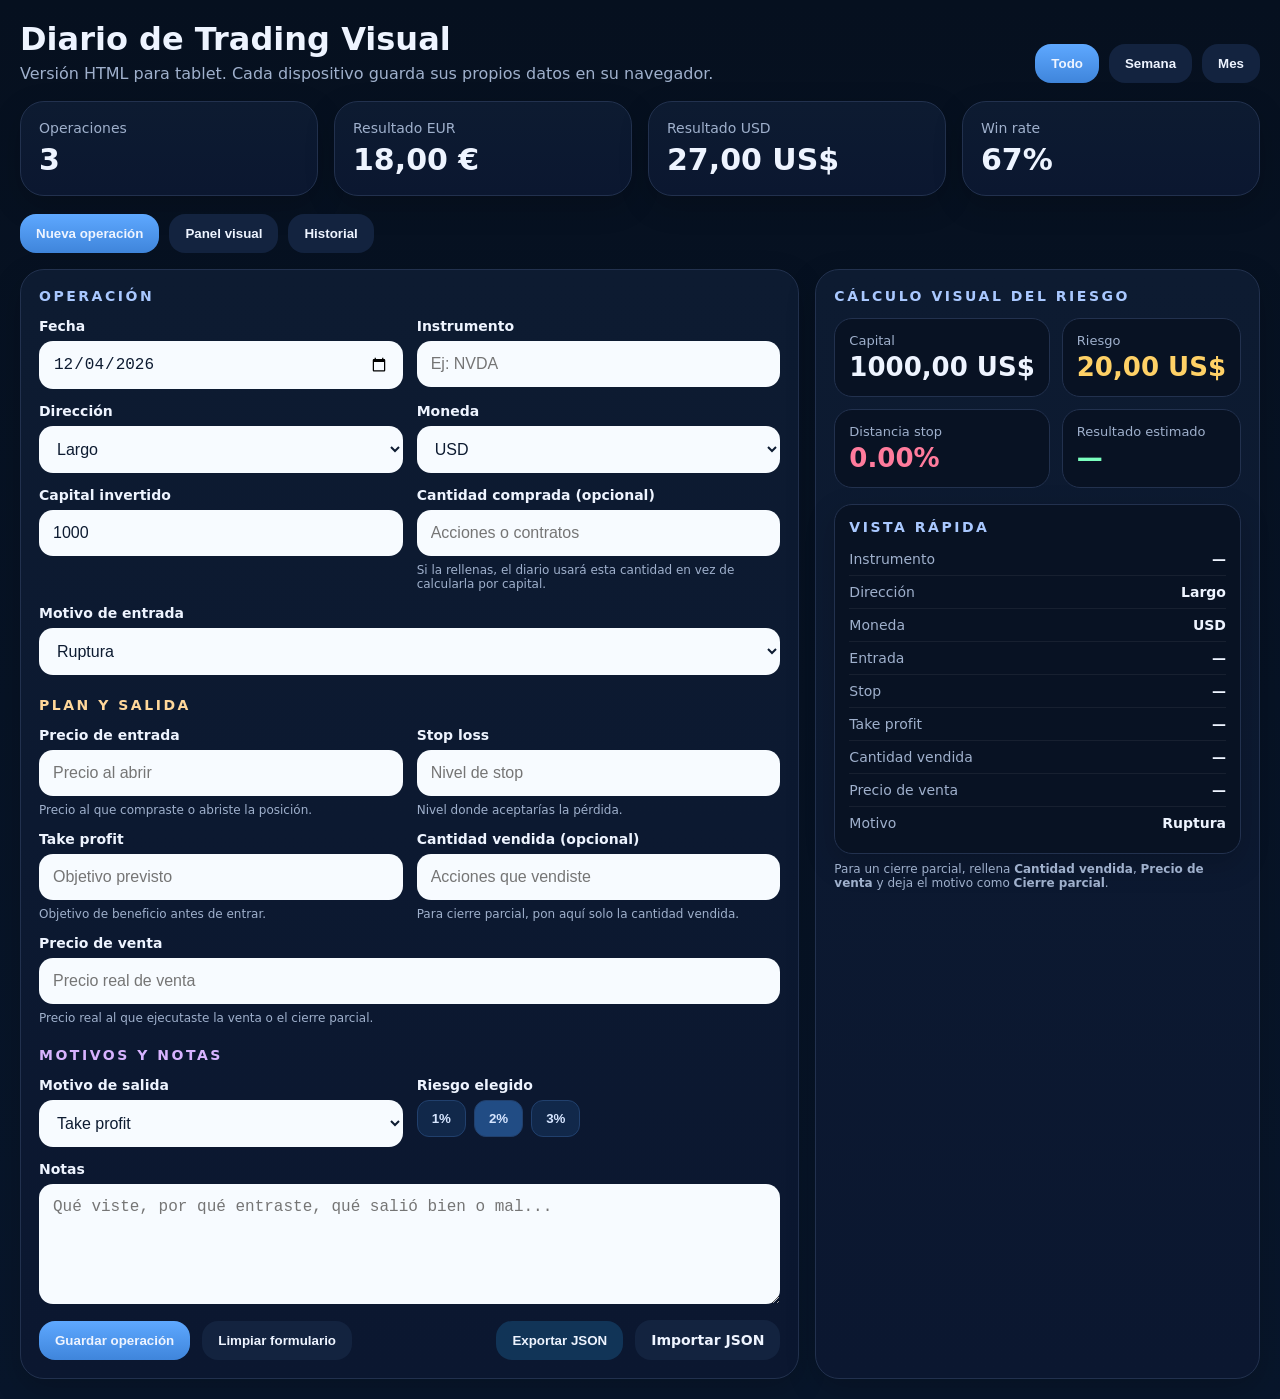
<file: Index.html>
<!DOCTYPE html>
<html lang="es">
<head>
  <meta charset="UTF-8" />
  <meta name="viewport" content="width=device-width, initial-scale=1.0" />
  <title>Diario de Trading Visual</title>
  <style>
    :root{
      --panel:#0d1b31;--panel-2:#0b1730;--line:#22314e;--text:#eef4ff;--muted:#9fb0cc;
      --warn:#ffd166;--good:#7bffbf;--bad:#ff7b9c;--chip:#132643;--input:#f7fbff;
    }
    *{box-sizing:border-box}
    body{margin:0;font-family:system-ui,-apple-system,Segoe UI,Roboto,Ubuntu,Cantarell,Noto Sans,sans-serif;background:linear-gradient(180deg,#06101f 0%, #08162b 100%);color:var(--text)}
    .wrap{max-width:1280px;margin:0 auto;padding:20px}
    h1{margin:0;font-size:32px}.sub{color:var(--muted);margin-top:6px}
    .topbar,.grid-2,.grid-3,.grid-4{display:grid;gap:16px}
    .topbar{grid-template-columns:1fr auto;align-items:end;margin-bottom:18px}
    .grid-4{grid-template-columns:repeat(4,1fr)}.grid-3{grid-template-columns:2fr 1fr 1fr}.grid-2{grid-template-columns:2fr 1fr}
    .card{background:linear-gradient(180deg,var(--panel) 0%, var(--panel-2) 100%);border:1px solid var(--line);border-radius:24px;padding:18px;box-shadow:0 10px 30px rgba(0,0,0,.18)}
    .metric .label{color:var(--muted);font-size:14px}.metric .value{font-size:30px;font-weight:700;margin-top:6px}
    .tabs,.filters{display:flex;gap:10px;flex-wrap:wrap}
    .btn,.tab{border:none;border-radius:16px;padding:12px 16px;background:#13233f;color:var(--text);cursor:pointer;font-weight:700}
    .tab.active,.btn.primary{background:linear-gradient(180deg,#5ea8ff,#3f85db)} .btn.secondary{background:#113457}.btn.ghost{background:#13233f}
    .section-title{font-size:14px;letter-spacing:.18em;text-transform:uppercase;color:#a9c8ff;margin:0 0 14px;font-weight:800}
    .form-grid{display:grid;grid-template-columns:repeat(2,1fr);gap:14px}.field{display:flex;flex-direction:column;gap:7px}.field.full{grid-column:1 / -1}
    label{font-size:14px;font-weight:700}.hint{font-size:12px;color:var(--muted)}
    input,select,textarea{width:100%;border:none;border-radius:14px;padding:14px;background:var(--input);color:#0d1b31;font-size:16px}
    textarea{min-height:120px;resize:vertical}
    .pills{display:flex;gap:8px}.pill{padding:10px 14px;border-radius:12px;background:#11284a;color:#d6e5ff;cursor:pointer;font-weight:800;border:1px solid #21406d}
    .pill.active{background:#214c84}
    .small-metrics{display:grid;grid-template-columns:repeat(2,1fr);gap:12px}
    .mini{background:#081223;border:1px solid var(--line);border-radius:18px;padding:14px}.mini .k{font-size:13px;color:var(--muted)}.mini .v{font-size:26px;font-weight:800;margin-top:4px}
    .quick{font-size:14px}.quick .row{display:flex;justify-content:space-between;padding:8px 0;border-bottom:1px solid rgba(255,255,255,.06)}.quick .row:last-child{border-bottom:none}
    .tabs-panel{margin-top:18px}.hidden{display:none}.history{display:flex;flex-direction:column;gap:12px}
    .trade{border:1px solid var(--line);border-radius:20px;padding:16px;background:#091425}.trade-top{display:flex;justify-content:space-between;gap:10px;align-items:flex-start;flex-wrap:wrap}
    .badges{display:flex;gap:8px;flex-wrap:wrap;margin-top:6px}.badge{padding:6px 10px;border-radius:999px;background:var(--chip);color:#d6e5ff;font-size:12px;font-weight:700;border:1px solid #27466d}
    .trade-notes{margin-top:12px;color:var(--muted);font-size:14px}.good{color:var(--good)!important}.bad{color:var(--bad)!important}
    .chart-box{height:280px}.legend{font-size:12px;color:var(--muted);margin-top:8px}.rowline{display:flex;gap:12px;flex-wrap:wrap;align-items:center}.spacer{flex:1}.muted{color:var(--muted)}
    @media (max-width:980px){.grid-4,.grid-3,.grid-2,.form-grid{grid-template-columns:1fr}.topbar{grid-template-columns:1fr}.wrap{padding:14px}h1{font-size:26px}}
  </style>
</head>
<body>
  <div class="wrap">
    <div class="topbar">
      <div>
        <h1>Diario de Trading Visual</h1>
        <div class="sub">Versión HTML para tablet. Cada dispositivo guarda sus propios datos en su navegador.</div>
      </div>
      <div class="filters">
        <button class="tab active" data-filter="todos">Todo</button>
        <button class="tab" data-filter="semana">Semana</button>
        <button class="tab" data-filter="mes">Mes</button>
      </div>
    </div>

    <div class="grid-4">
      <div class="card metric"><div class="label">Operaciones</div><div id="mOperaciones" class="value">0</div></div>
      <div class="card metric"><div class="label">Resultado EUR</div><div id="mResultadoEUR" class="value">0 €</div></div>
      <div class="card metric"><div class="label">Resultado USD</div><div id="mResultadoUSD" class="value">0 $</div></div>
      <div class="card metric"><div class="label">Win rate</div><div id="mWinRate" class="value">0%</div></div>
    </div>

    <div class="tabs tabs-panel">
      <button class="tab active" data-view="nuevo">Nueva operación</button>
      <button class="tab" data-view="panel">Panel visual</button>
      <button class="tab" data-view="historial">Historial</button>
    </div>

    <div id="view-nuevo" class="view">
      <div class="grid-2" style="margin-top:16px;">
        <div class="card">
          <div class="section-title">Operación</div>
          <div class="form-grid">
            <div class="field"><label>Fecha</label><input id="fecha" type="date"></div>
            <div class="field"><label>Instrumento</label><input id="instrumento" placeholder="Ej: NVDA"></div>
            <div class="field"><label>Dirección</label><select id="direccion"><option>Largo</option><option>Corto</option></select></div>
            <div class="field"><label>Moneda</label><select id="moneda"><option value="EUR">EUR</option><option value="USD" selected>USD</option></select></div>
            <div class="field"><label>Capital invertido</label><input id="capital" type="number" step="0.01" value="1000"></div>
            <div class="field"><label>Cantidad comprada (opcional)</label><input id="cantidadCompra" type="number" step="0.0001" placeholder="Acciones o contratos"><div class="hint">Si la rellenas, el diario usará esta cantidad en vez de calcularla por capital.</div></div>
            <div class="field full"><label>Motivo de entrada</label><select id="motivoEntrada"><option>Ruptura</option><option>Pullback</option><option>Añadir posición</option><option>Promediar</option><option>Rebote en soporte</option><option>Giro de tendencia</option><option>Otra</option></select></div>
          </div>

          <div class="section-title" style="margin-top:22px;color:#ffd79a;">Plan y salida</div>
          <div class="form-grid">
            <div class="field"><label>Precio de entrada</label><input id="entrada" type="number" step="0.0001" placeholder="Precio al abrir"><div class="hint">Precio al que compraste o abriste la posición.</div></div>
            <div class="field"><label>Stop loss</label><input id="stop" type="number" step="0.0001" placeholder="Nivel de stop"><div class="hint">Nivel donde aceptarías la pérdida.</div></div>
            <div class="field"><label>Take profit</label><input id="takeProfit" type="number" step="0.0001" placeholder="Objetivo previsto"><div class="hint">Objetivo de beneficio antes de entrar.</div></div>
            <div class="field"><label>Cantidad vendida (opcional)</label><input id="cantidadSalida" type="number" step="0.0001" placeholder="Acciones que vendiste"><div class="hint">Para cierre parcial, pon aquí solo la cantidad vendida.</div></div>
            <div class="field full"><label>Precio de venta</label><input id="salida" type="number" step="0.0001" placeholder="Precio real de venta"><div class="hint">Precio real al que ejecutaste la venta o el cierre parcial.</div></div>
          </div>

          <div class="section-title" style="margin-top:22px;color:#d8b3ff;">Motivos y notas</div>
          <div class="form-grid">
            <div class="field"><label>Motivo de salida</label><select id="motivoSalida"><option>Take profit</option><option>Stop loss</option><option>Salida manual</option><option>Reducción de riesgo</option><option>Cierre parcial</option><option>Cambio de escenario</option><option>Otra</option></select></div>
            <div class="field"><label>Riesgo elegido</label><div class="pills"><button class="pill" data-risk="1">1%</button><button class="pill active" data-risk="2">2%</button><button class="pill" data-risk="3">3%</button></div></div>
            <div class="field full"><label>Notas</label><textarea id="notas" placeholder="Qué viste, por qué entraste, qué salió bien o mal..."></textarea></div>
          </div>

          <div class="rowline" style="margin-top:16px;">
            <button id="guardar" class="btn primary">Guardar operación</button>
            <button id="limpiar" class="btn ghost">Limpiar formulario</button>
            <div class="spacer"></div>
            <button id="exportar" class="btn secondary">Exportar JSON</button>
            <label class="btn ghost" for="importar" style="display:inline-block;">Importar JSON</label>
            <input id="importar" type="file" accept=".json" style="display:none">
          </div>
        </div>

        <div class="card">
          <div class="section-title">Cálculo visual del riesgo</div>
          <div class="small-metrics">
            <div class="mini"><div class="k">Capital</div><div id="vCapital" class="v">0 $</div></div>
            <div class="mini"><div class="k">Riesgo</div><div id="vRiesgo" class="v" style="color:var(--warn)">0 $</div></div>
            <div class="mini"><div class="k">Distancia stop</div><div id="vStopDist" class="v" style="color:var(--bad)">0%</div></div>
            <div class="mini"><div class="k">Resultado estimado</div><div id="vResultado" class="v" style="color:var(--good)">—</div></div>
          </div>

          <div class="card" style="margin-top:16px;padding:14px;border-radius:18px;background:#081223">
            <div class="section-title" style="margin-bottom:8px">Vista rápida</div>
            <div class="quick">
              <div class="row"><span class="muted">Instrumento</span><strong id="qInstrumento">—</strong></div>
              <div class="row"><span class="muted">Dirección</span><strong id="qDireccion">Largo</strong></div>
              <div class="row"><span class="muted">Moneda</span><strong id="qMoneda">USD</strong></div>
              <div class="row"><span class="muted">Entrada</span><strong id="qEntrada">—</strong></div>
              <div class="row"><span class="muted">Stop</span><strong id="qStop">—</strong></div>
              <div class="row"><span class="muted">Take profit</span><strong id="qTP">—</strong></div>
              <div class="row"><span class="muted">Cantidad vendida</span><strong id="qCantidadSalida">—</strong></div>
              <div class="row"><span class="muted">Precio de venta</span><strong id="qSalida">—</strong></div>
              <div class="row"><span class="muted">Motivo</span><strong id="qMotivo">Ruptura</strong></div>
            </div>
          </div>

          <div class="legend">Para un cierre parcial, rellena <strong>Cantidad vendida</strong>, <strong>Precio de venta</strong> y deja el motivo como <strong>Cierre parcial</strong>.</div>
        </div>
      </div>
    </div>

    <div id="view-panel" class="view hidden">
      <div class="grid-3" style="margin-top:16px;">
        <div class="card"><div class="section-title">Curva de capital</div><div id="equityChart" class="chart-box"></div></div>
        <div class="card">
          <div class="section-title">Balance rápido</div>
          <div class="mini"><div class="k">Ganadoras</div><div id="bGanadoras" class="v good">0</div></div>
          <div class="mini" style="margin-top:12px"><div class="k">Perdedoras</div><div id="bPerdedoras" class="v bad">0</div></div>
          <div class="mini" style="margin-top:12px"><div class="k">EUR</div><div id="bResultadoEUR" class="v">0 €</div></div>
          <div class="mini" style="margin-top:12px"><div class="k">USD</div><div id="bResultadoUSD" class="v">0 $</div></div>
        </div>
        <div class="card"><div class="section-title">Motivos más usados</div><div id="motivosChart"></div></div>
      </div>
    </div>

    <div id="view-historial" class="view hidden">
      <div class="card" style="margin-top:16px;"><div class="section-title">Historial de operaciones</div><div id="history" class="history"></div></div>
    </div>
  </div>

  <script>
    function hoyISO(offsetDays=0){ const d=new Date(); d.setDate(d.getDate()+offsetDays); return d.toISOString().slice(0,10); }
    const KEY="diario_trading_visual_html_v2"; let filtro="todos"; let vista="nuevo"; let riesgoPct=2;
    const demo=[
      {id:1,fecha:hoyISO(-5),instrumento:"NVDA",direccion:"Largo",moneda:"USD",capital:1000,cantidadCompra:1.0846,entrada:922,stop:903.56,takeProfit:960,cantidadSalida:1.0846,salida:958,motivoEntrada:"Ruptura",motivoSalida:"Take profit",notas:"Entrada limpia tras consolidación."},
      {id:2,fecha:hoyISO(-4),instrumento:"RHM",direccion:"Largo",moneda:"EUR",capital:1200,cantidadCompra:8.0808,entrada:148.5,stop:145,takeProfit:156,cantidadSalida:4,salida:153,motivoEntrada:"Pullback",motivoSalida:"Cierre parcial",notas:"Cierre parcial; mantengo el resto."},
      {id:3,fecha:hoyISO(-3),instrumento:"AMD",direccion:"Corto",moneda:"USD",capital:800,cantidadCompra:4.8193,entrada:166,stop:169,takeProfit:160,cantidadSalida:4.8193,salida:168.5,motivoEntrada:"Giro de tendencia",motivoSalida:"Stop loss",notas:"Entrada precipitada."}
    ];
    let trades=load();
    function load(){ const raw=localStorage.getItem(KEY); if(!raw){ localStorage.setItem(KEY, JSON.stringify(demo)); return [...demo]; } try { return JSON.parse(raw); } catch { return [...demo]; } }
    function save(){ localStorage.setItem(KEY, JSON.stringify(trades)); }
    function symbol(moneda){ return moneda==="EUR" ? "€" : "$"; }
    function money(n, moneda){ return new Intl.NumberFormat("es-ES",{style:"currency",currency: moneda==="EUR" ? "EUR" : "USD"}).format(Number(n||0)); }
    function num(v){ return Number(v||0); }
    function cantidadBase(t){ if(num(t.cantidadCompra)>0) return num(t.cantidadCompra); return num(t.entrada)>0 ? num(t.capital)/num(t.entrada) : 0; }
    function cantidadVendida(t){ const base=cantidadBase(t); return num(t.cantidadSalida)>0 ? num(t.cantidadSalida) : base; }
    function resultadoTrade(t){ const qty=cantidadVendida(t); if(!qty || !num(t.entrada) || !num(t.salida)) return 0; const bruto=t.direccion==="Largo" ? (num(t.salida)-num(t.entrada))*qty : (num(t.entrada)-num(t.salida))*qty; return Number(bruto.toFixed(2)); }
    function distStop(entrada, stop, direccion){ entrada=num(entrada); stop=num(stop); if(!entrada||!stop) return 0; return direccion==="Largo" ? (((entrada-stop)/entrada)*100) : (((stop-entrada)/entrada)*100); }
    function sameWeek(iso){ const d=new Date(iso+"T00:00:00"); const now=new Date(); const day=(now.getDay()+6)%7; const start=new Date(now); start.setDate(now.getDate()-day); start.setHours(0,0,0,0); return d>=start && d<=now; }
    function filtered(){ if(filtro==="semana") return trades.filter(t=>sameWeek(t.fecha)); if(filtro==="mes"){ const ym=(new Date()).toISOString().slice(0,7); return trades.filter(t=>(t.fecha||"").startsWith(ym)); } return [...trades]; }
    function summary(list){
      const results=list.map(t=>({moneda:t.moneda||"USD", valor:resultadoTrade(t)}));
      return {
        eur: results.filter(x=>x.moneda==="EUR").reduce((a,b)=>a+b.valor,0),
        usd: results.filter(x=>x.moneda!=="EUR").reduce((a,b)=>a+b.valor,0),
        ganadoras: results.filter(x=>x.valor>0).length,
        perdedoras: results.filter(x=>x.valor<0).length,
        winRate: list.length ? Math.round((results.filter(x=>x.valor>0).length / list.length) * 100) : 0,
        operaciones: list.length
      };
    }
    function setText(id,v){ document.getElementById(id).textContent=v; }
    function bindForm(){
      document.getElementById("fecha").value=hoyISO();
      ["instrumento","direccion","moneda","capital","cantidadCompra","entrada","stop","takeProfit","cantidadSalida","salida","motivoEntrada","motivoSalida","notas"].forEach(id=>{
        document.getElementById(id).addEventListener("input", updatePreview);
        document.getElementById(id).addEventListener("change", updatePreview);
      });
      document.querySelectorAll(".pill").forEach(btn=>{
        btn.addEventListener("click", ()=>{
          document.querySelectorAll(".pill").forEach(b=>b.classList.remove("active"));
          btn.classList.add("active");
          riesgoPct=Number(btn.dataset.risk);
          updatePreview();
        });
      });
      updatePreview();
    }
    function formData(){ return {
      fecha:document.getElementById("fecha").value || hoyISO(),
      instrumento:document.getElementById("instrumento").value.trim().toUpperCase(),
      direccion:document.getElementById("direccion").value,
      moneda:document.getElementById("moneda").value,
      capital:num(document.getElementById("capital").value),
      cantidadCompra:num(document.getElementById("cantidadCompra").value),
      entrada:num(document.getElementById("entrada").value),
      stop:num(document.getElementById("stop").value),
      takeProfit:num(document.getElementById("takeProfit").value),
      cantidadSalida:num(document.getElementById("cantidadSalida").value),
      salida:num(document.getElementById("salida").value),
      motivoEntrada:document.getElementById("motivoEntrada").value,
      motivoSalida:document.getElementById("motivoSalida").value,
      notas:document.getElementById("notas").value.trim()
    }; }
    function updatePreview(){
      const f=formData();
      const risk=(f.capital*riesgoPct)/100;
      const dStop=distStop(f.entrada,f.stop,f.direccion);
      const result=resultadoTrade(f);
      setText("vCapital", money(f.capital,f.moneda));
      setText("vRiesgo", money(risk,f.moneda));
      setText("vStopDist", (dStop ? dStop.toFixed(2) : "0.00")+"%");
      setText("vResultado", (f.entrada && f.salida) ? money(result,f.moneda) : "—");
      setText("qInstrumento", f.instrumento || "—");
      setText("qDireccion", f.direccion || "—");
      setText("qMoneda", f.moneda || "—");
      setText("qEntrada", f.entrada || "—");
      setText("qStop", f.stop || "—");
      setText("qTP", f.takeProfit || "—");
      setText("qCantidadSalida", f.cantidadSalida || "—");
      setText("qSalida", f.salida || "—");
      setText("qMotivo", f.motivoEntrada || "—");
    }
    function clearForm(){
      document.getElementById("fecha").value=hoyISO();
      document.getElementById("instrumento").value="";
      document.getElementById("direccion").value="Largo";
      document.getElementById("moneda").value="USD";
      document.getElementById("capital").value="1000";
      document.getElementById("cantidadCompra").value="";
      document.getElementById("entrada").value="";
      document.getElementById("stop").value="";
      document.getElementById("takeProfit").value="";
      document.getElementById("cantidadSalida").value="";
      document.getElementById("salida").value="";
      document.getElementById("motivoEntrada").value="Ruptura";
      document.getElementById("motivoSalida").value="Take profit";
      document.getElementById("notas").value="";
      riesgoPct=2;
      document.querySelectorAll(".pill").forEach(b=>b.classList.toggle("active", Number(b.dataset.risk)===2));
      updatePreview();
    }
    function guardar(){
      const f=formData();
      if(!f.instrumento || !f.entrada || !f.stop || !f.salida){
        alert("Rellena al menos: instrumento, precio de entrada, stop loss y precio de venta.");
        return;
      }
      f.id=Date.now();
      trades.unshift(f);
      save();
      clearForm();
      render();
      alert("Operación guardada.");
    }
    function exportar(){ const blob=new Blob([JSON.stringify(trades,null,2)], {type:"application/json"}); const a=document.createElement("a"); a.href=URL.createObjectURL(blob); a.download="diario-trading.json"; a.click(); URL.revokeObjectURL(a.href); }
    function importar(file){ const reader=new FileReader(); reader.onload=()=>{ try{ const parsed=JSON.parse(reader.result); if(!Array.isArray(parsed)) throw new Error(); trades=parsed; save(); render(); alert("Datos importados correctamente."); }catch{ alert("El archivo no es válido."); } }; reader.readAsText(file); }
    function renderMetrics(list){
      const s=summary(list);
      setText("mOperaciones", s.operaciones);
      setText("mResultadoEUR", money(s.eur,"EUR"));
      setText("mResultadoUSD", money(s.usd,"USD"));
      setText("mWinRate", s.winRate+"%");
      setText("bGanadoras", s.ganadoras);
      setText("bPerdedoras", s.perdedoras);
      setText("bResultadoEUR", money(s.eur,"EUR"));
      setText("bResultadoUSD", money(s.usd,"USD"));
    }
    function esc(s){ return String(s).replace(/[&<>"']/g, m => ({'&':'&amp;','<':'&lt;','>':'&gt;','"':'&quot;',"'":'&#39;'}[m])); }
    function fmtNum(n){ return n ? new Intl.NumberFormat("es-ES",{maximumFractionDigits:4}).format(Number(n)) : "—"; }
    function renderHistory(list){
      const box=document.getElementById("history");
      if(!list.length){ box.innerHTML='<div class="muted">No hay operaciones en este filtro.</div>'; return; }
      box.innerHTML=list.map(t=>{
        const r=resultadoTrade(t);
        const qtyBase=cantidadBase(t);
        const qtySale=cantidadVendida(t);
        const mon=t.moneda||"USD";
        return '<div class="trade"><div class="trade-top"><div><div style="font-size:22px;font-weight:800">'+esc(t.instrumento||"—")+'</div><div class="badges"><span class="badge">'+esc(t.direccion)+'</span><span class="badge">'+esc(t.fecha)+'</span><span class="badge">'+esc(mon)+'</span><span class="badge">Entrada: '+fmtNum(t.entrada)+'</span><span class="badge">Venta: '+fmtNum(t.salida)+'</span><span class="badge">Compra: '+fmtNum(qtyBase)+'</span><span class="badge">Venta: '+fmtNum(qtySale)+'</span></div></div><div class="'+(r>=0?'good':'bad')+'" style="font-size:28px;font-weight:900">'+(r>=0?'+':'')+money(r,mon)+'</div></div><div class="badges" style="margin-top:12px"><span class="badge">Motivo entrada: '+esc(t.motivoEntrada||"—")+'</span><span class="badge">Motivo salida: '+esc(t.motivoSalida||"—")+'</span><span class="badge">Capital: '+money(t.capital,mon)+'</span><span class="badge">Stop: '+fmtNum(t.stop)+'</span><span class="badge">TP: '+fmtNum(t.takeProfit)+'</span></div><div class="trade-notes">'+esc(t.notas||"Sin notas")+'</div></div>';
      }).join('');
    }
    function renderEquity(list){
      const box=document.getElementById("equityChart");
      if(!list.length){ box.innerHTML='<div class="muted">No hay datos para la curva de capital.</div>'; return; }
      let acc=0;
      const data=list.slice().reverse().map(t=>{ acc+=resultadoTrade(t); return {x:t.fecha.slice(5), y:acc}; });
      const w=box.clientWidth || 700, h=260, pad=28;
      const ys=data.map(d=>d.y);
      let min=Math.min.apply(null, ys), max=Math.max.apply(null, ys);
      if(min===max){ min-=1; max+=1; }
      const x=i => pad + (i*((w-pad*2)/Math.max(1,data.length-1)));
      const y=v => h-pad - ((v-min)*((h-pad*2)/(max-min)));
      const pts=data.map((d,i)=>x(i)+','+y(d.y)).join(' ');
      box.innerHTML='<svg width="100%" height="'+h+'" viewBox="0 0 '+w+' '+h+'"><line x1="'+pad+'" y1="'+pad+'" x2="'+pad+'" y2="'+(h-pad)+'" stroke="#334766"/><line x1="'+pad+'" y1="'+(h-pad)+'" x2="'+(w-pad)+'" y2="'+(h-pad)+'" stroke="#334766"/><polyline fill="none" stroke="#7bffbf" stroke-width="4" points="'+pts+'" />'+data.map((d,i)=>'<circle cx="'+x(i)+'" cy="'+y(d.y)+'" r="3.5" fill="#5ea8ff"/>').join('')+'</svg><div class="legend">La curva mezcla operaciones en distintas monedas sin convertirlas. Para comparar con precisión, revisa también los totales EUR y USD por separado.</div>';
    }
    function renderMotivos(list){
      const box=document.getElementById("motivosChart");
      if(!list.length){ box.innerHTML='<div class="muted">No hay datos de motivos.</div>'; return; }
      const map={}; list.forEach(t => map[t.motivoEntrada]=(map[t.motivoEntrada]||0)+1);
      const items=Object.entries(map).sort((a,b)=>b[1]-a[1]); const max=Math.max.apply(null, items.map(x=>x[1]));
      box.innerHTML=items.map(([k,v])=>'<div style="margin-bottom:12px"><div class="rowline"><strong>'+esc(k)+'</strong><span class="spacer"></span><span class="muted">'+v+'</span></div><div style="height:12px;background:#0a1528;border-radius:999px;overflow:hidden;border:1px solid #22314e;margin-top:6px"><div style="width:'+((v/max)*100)+'%;height:100%;background:linear-gradient(90deg,#5ea8ff,#7bffbf)"></div></div></div>').join('');
    }
    function render(){ const list=filtered(); renderMetrics(list); renderHistory(list); renderEquity(list); renderMotivos(list); }
    function bindTabs(){
      document.querySelectorAll("[data-view]").forEach(btn=>btn.addEventListener("click", ()=>{ vista=btn.dataset.view; document.querySelectorAll("[data-view]").forEach(b=>b.classList.toggle("active", b.dataset.view===vista)); document.querySelectorAll(".view").forEach(v=>v.classList.add("hidden")); document.getElementById("view-"+vista).classList.remove("hidden"); if(vista==="panel") render(); }));
      document.querySelectorAll("[data-filter]").forEach(btn=>btn.addEventListener("click", ()=>{ filtro=btn.dataset.filter; document.querySelectorAll("[data-filter]").forEach(b=>b.classList.toggle("active", b.dataset.filter===filtro)); render(); }));
    }
    bindTabs(); bindForm(); render();
    document.getElementById("guardar").addEventListener("click", guardar);
    document.getElementById("limpiar").addEventListener("click", clearForm);
    document.getElementById("exportar").addEventListener("click", exportar);
    document.getElementById("importar").addEventListener("change", (e)=>{ if(e.target.files && e.target.files[0]) importar(e.target.files[0]); e.target.value=""; });
    window.addEventListener("resize", ()=>{ if(vista==="panel") renderEquity(filtered()); });
  </script>
</body>
</html>
</file>
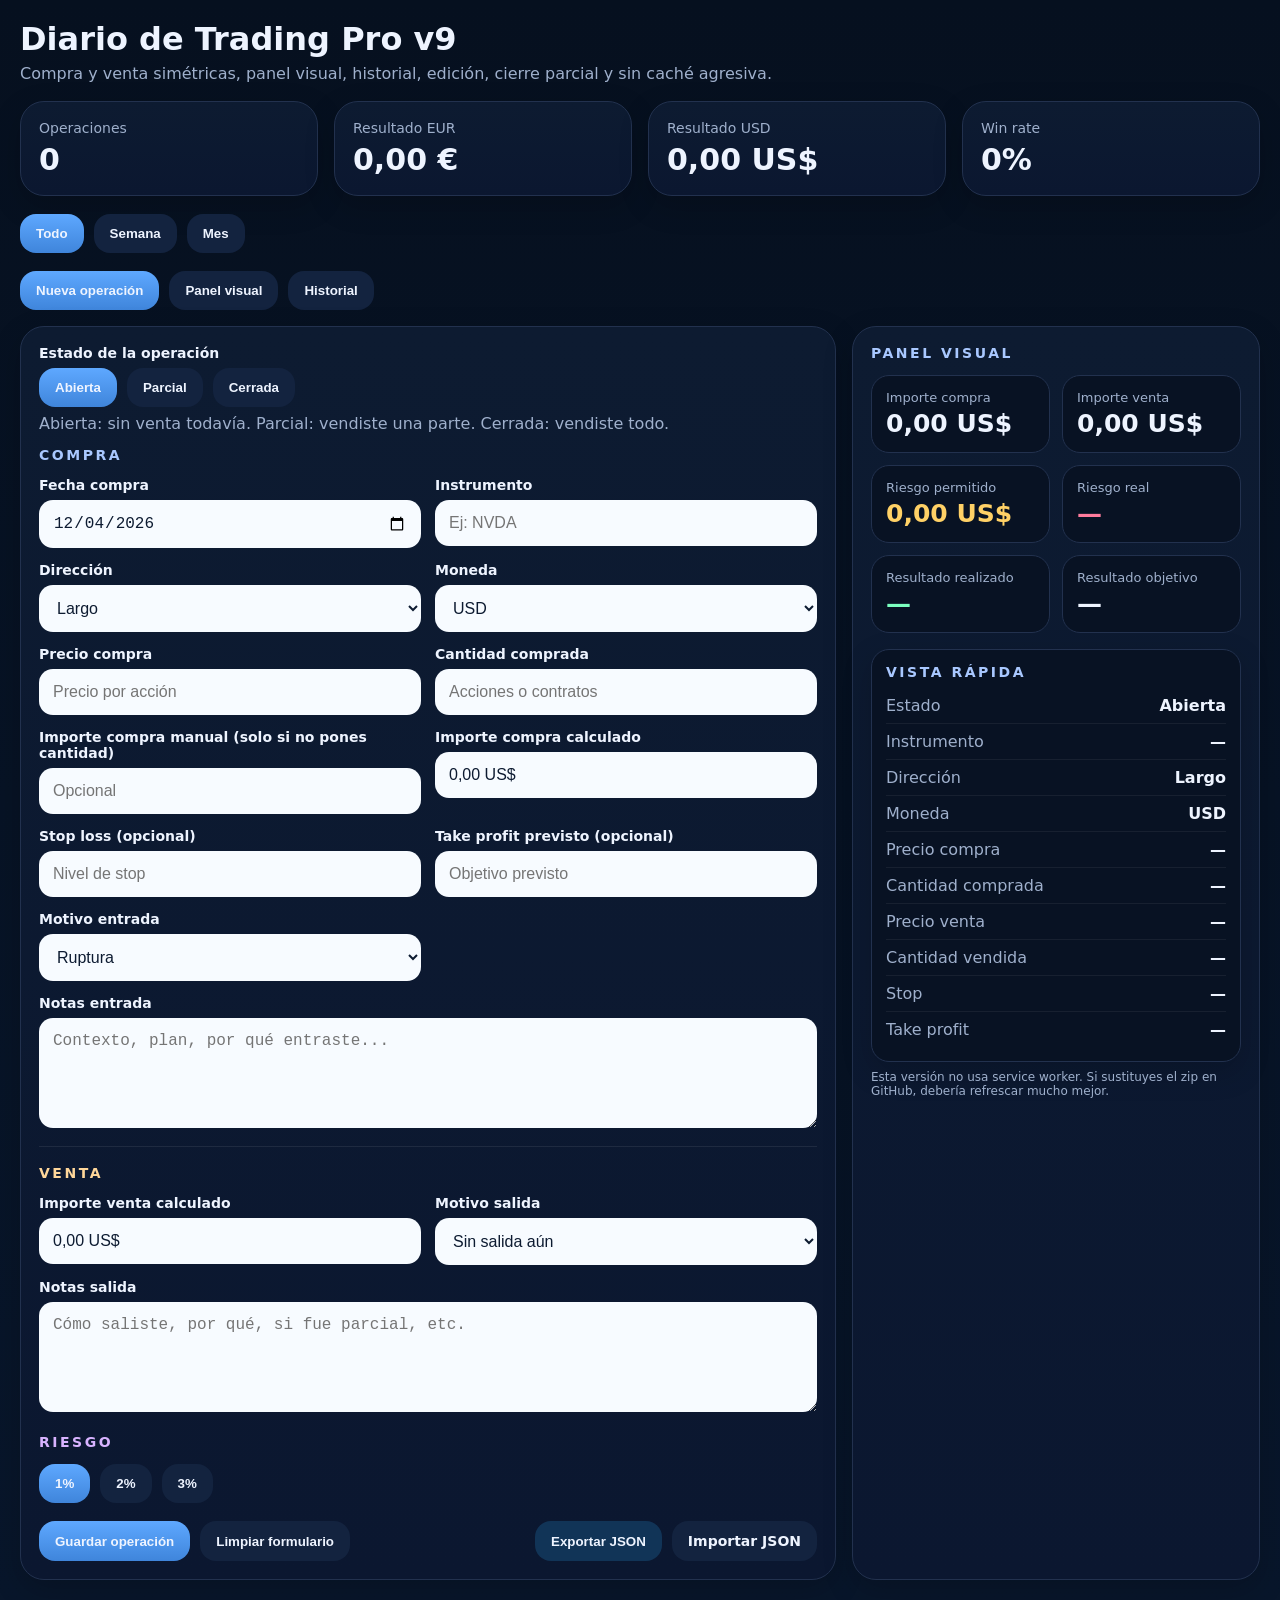
<file: index.html>
<!DOCTYPE html>
<html lang="es">
<head>
  <meta charset="UTF-8" />
  <meta name="viewport" content="width=device-width, initial-scale=1.0, viewport-fit=cover" />
  <title>Diario de Trading Pro v9</title>
  <meta name="theme-color" content="#06101f" />
  <meta name="mobile-web-app-capable" content="yes" />
  <meta name="apple-mobile-web-app-capable" content="yes" />
  <meta name="apple-mobile-web-app-status-bar-style" content="black-translucent" />
  <meta name="apple-mobile-web-app-title" content="Diario Trading" />
  <link rel="manifest" href="./manifest.json?v=9" />
  <link rel="icon" type="image/png" sizes="192x192" href="./icon-192.png?v=9" />
  <style>
    :root{
      --bg:#06101f;--bg2:#08162b;--panel:#0d1b31;--panel2:#0b1730;--line:#22314e;--text:#eef4ff;--muted:#9fb0cc;
      --blue:#5ea8ff;--blue2:#3f85db;--good:#7bffbf;--bad:#ff7b9c;--warn:#ffd166;--chip:#132643;--input:#f7fbff;
    }
    *{box-sizing:border-box}
    body{margin:0;font-family:system-ui,-apple-system,Segoe UI,Roboto,Ubuntu,Cantarell,Noto Sans,sans-serif;background:linear-gradient(180deg,var(--bg),var(--bg2));color:var(--text)}
    .wrap{max-width:1280px;margin:0 auto;padding:20px}
    h1{margin:0;font-size:32px}
    .sub{color:var(--muted);margin-top:6px}
    .grid-4,.grid-3,.grid-2,.form-grid,.mini-grid{display:grid;gap:16px}
    .grid-4{grid-template-columns:repeat(4,1fr)}
    .grid-3{grid-template-columns:2fr 1fr 1fr}
    .grid-2{grid-template-columns:2fr 1fr}
    .form-grid{grid-template-columns:repeat(2,1fr);gap:14px}
    .mini-grid{grid-template-columns:repeat(2,1fr);gap:12px}
    .card{background:linear-gradient(180deg,var(--panel),var(--panel2));border:1px solid var(--line);border-radius:24px;padding:18px;box-shadow:0 10px 30px rgba(0,0,0,.18)}
    .metric .k,.hint,.muted{color:var(--muted)} .metric .k{font-size:14px} .metric .v{font-size:30px;font-weight:800;margin-top:6px}
    .section{font-size:14px;letter-spacing:.18em;text-transform:uppercase;color:#a9c8ff;margin:0 0 14px;font-weight:800}
    .tabs,.filters,.toggle-row,.actions,.pill-row{display:flex;gap:10px;flex-wrap:wrap}
    .tab,.btn,.toggle,.pill{border:none;border-radius:16px;padding:12px 16px;background:#13233f;color:var(--text);font-weight:700;cursor:pointer}
    .tab.active,.btn.primary,.toggle.active,.pill.active{background:linear-gradient(180deg,var(--blue),var(--blue2))}
    .btn.secondary{background:#113457}.btn.ghost{background:#13233f}.btn.small{padding:8px 12px;border-radius:12px;font-size:13px}
    .field{display:flex;flex-direction:column;gap:7px}.field.full{grid-column:1/-1}
    label{font-size:14px;font-weight:700}
    input,select,textarea{width:100%;border:none;border-radius:14px;padding:14px;background:var(--input);color:#0d1b31;font-size:16px}
    textarea{min-height:110px;resize:vertical}
    .mini{background:#081223;border:1px solid var(--line);border-radius:18px;padding:14px}
    .mini .k{font-size:13px;color:var(--muted)} .mini .v{font-size:25px;font-weight:800;margin-top:4px}
    .quick .row{display:flex;justify-content:space-between;padding:8px 0;border-bottom:1px solid rgba(255,255,255,.06)} .quick .row:last-child{border-bottom:none}
    .history{display:flex;flex-direction:column;gap:12px}
    .trade{border:1px solid var(--line);border-radius:20px;padding:16px;background:#091425}
    .trade-top{display:flex;justify-content:space-between;gap:10px;align-items:flex-start;flex-wrap:wrap}
    .badges{display:flex;gap:8px;flex-wrap:wrap;margin-top:8px}
    .badge{padding:6px 10px;border-radius:999px;background:var(--chip);color:#d6e5ff;font-size:12px;font-weight:700;border:1px solid #27466d}
    .good{color:var(--good)!important}.bad{color:var(--bad)!important}
    .tabs-panel{margin-top:18px}.hidden{display:none}
    .edit-banner{background:#173258;border:1px solid #305b96;border-radius:16px;padding:10px 14px;margin-bottom:14px}
    .legend{font-size:12px;color:var(--muted);margin-top:8px}
    .chart-box{height:280px}
    .ticker-btn{background:none;border:none;color:#6fb3ff;text-decoration:underline;cursor:pointer;font-size:22px;font-weight:800;padding:0}
    .spacer{flex:1}.split{border-top:1px solid rgba(255,255,255,.08);margin:18px 0}
    @media (max-width:980px){.grid-4,.grid-3,.grid-2,.form-grid,.mini-grid{grid-template-columns:1fr}.wrap{padding:14px}h1{font-size:26px}}
  </style>
</head>
<body>
<div class="wrap">
  <h1>Diario de Trading Pro v9</h1>
  <div class="sub">Compra y venta simétricas, panel visual, historial, edición, cierre parcial y sin caché agresiva.</div>

  <div class="grid-4" style="margin-top:18px">
    <div class="card metric"><div class="k">Operaciones</div><div id="mOps" class="v">0</div></div>
    <div class="card metric"><div class="k">Resultado EUR</div><div id="mEur" class="v">0 €</div></div>
    <div class="card metric"><div class="k">Resultado USD</div><div id="mUsd" class="v">0 $</div></div>
    <div class="card metric"><div class="k">Win rate</div><div id="mWr" class="v">0%</div></div>
  </div>

  <div class="filters tabs-panel">
    <button class="tab active" data-filter="todos">Todo</button>
    <button class="tab" data-filter="semana">Semana</button>
    <button class="tab" data-filter="mes">Mes</button>
  </div>

  <div class="tabs tabs-panel">
    <button class="tab active" data-view="nuevo">Nueva operación</button>
    <button class="tab" data-view="panel">Panel visual</button>
    <button class="tab" data-view="historial">Historial</button>
  </div>

  <div id="view-nuevo" class="view">
    <div class="grid-2" style="margin-top:16px">
      <div class="card">
        <div id="editBanner" class="edit-banner hidden">
          Estás editando una operación.
          <button class="btn small ghost" type="button" onclick="cancelarEdicion()">Cancelar edición</button>
        </div>

        <div class="field" style="margin-bottom:14px">
          <label>Estado de la operación</label>
          <div class="toggle-row">
            <button class="toggle active" data-estado="abierta" type="button">Abierta</button>
            <button class="toggle" data-estado="parcial" type="button">Parcial</button>
            <button class="toggle" data-estado="cerrada" type="button">Cerrada</button>
          </div>
          <div class="hint">Abierta: sin venta todavía. Parcial: vendiste una parte. Cerrada: vendiste todo.</div>
        </div>

        <div class="section">Compra</div>
        <div class="form-grid">
          <div class="field"><label>Fecha compra</label><input id="fechaCompra" type="date"></div>
          <div class="field"><label>Instrumento</label><input id="instrumento" placeholder="Ej: NVDA"></div>

          <div class="field"><label>Dirección</label><select id="direccion"><option>Largo</option><option>Corto</option></select></div>
          <div class="field"><label>Moneda</label><select id="moneda"><option value="EUR">EUR</option><option value="USD" selected>USD</option></select></div>

          <div class="field"><label>Precio compra</label><input id="precioCompra" type="number" step="0.0001" placeholder="Precio por acción"></div>
          <div class="field"><label>Cantidad comprada</label><input id="cantidadCompra" type="number" step="0.0001" placeholder="Acciones o contratos"></div>

          <div class="field"><label>Importe compra manual (solo si no pones cantidad)</label><input id="importeCompraManual" type="number" step="0.01" placeholder="Opcional"></div>
          <div class="field"><label>Importe compra calculado</label><input id="importeCompraCalc" type="text" readonly></div>

          <div class="field"><label>Stop loss (opcional)</label><input id="stop" type="number" step="0.0001" placeholder="Nivel de stop"></div>
          <div class="field"><label>Take profit previsto (opcional)</label><input id="tp" type="number" step="0.0001" placeholder="Objetivo previsto"></div>

          <div class="field"><label>Motivo entrada</label><select id="motivoEntrada"><option>Ruptura</option><option>Pullback</option><option>Añadir posición</option><option>Promediar</option><option>Rebote en soporte</option><option>Giro de tendencia</option><option>Otra</option></select></div>
          <div class="field full"><label>Notas entrada</label><textarea id="notasEntrada" placeholder="Contexto, plan, por qué entraste..."></textarea></div>
        </div>

        <div class="split"></div>

        <div class="section" style="color:#ffd79a">Venta</div>
        <div class="form-grid">
          <div class="field"><label>Fecha venta</label><input id="fechaVenta" type="date"></div>
          <div class="field"><label>Precio venta</label><input id="precioVenta" type="number" step="0.0001" placeholder="Precio por acción"></div>

          <div class="field"><label>Cantidad vendida</label><input id="cantidadVendida" type="number" step="0.0001" placeholder="Acciones vendidas"></div>
          <div class="field"><label>Importe venta calculado</label><input id="importeVentaCalc" type="text" readonly></div>

          <div class="field"><label>Motivo salida</label><select id="motivoSalida"><option>Sin salida aún</option><option>Take profit</option><option>Stop loss</option><option>Salida manual</option><option>Reducción de riesgo</option><option>Cierre parcial</option><option>Cambio de escenario</option><option>Otra</option></select></div>
          <div class="field full"><label>Notas salida</label><textarea id="notasSalida" placeholder="Cómo saliste, por qué, si fue parcial, etc."></textarea></div>
        </div>

        <div class="section" style="margin-top:22px;color:#d8b3ff">Riesgo</div>
        <div class="pill-row">
          <button class="pill active" data-risk="1" type="button">1%</button>
          <button class="pill" data-risk="2" type="button">2%</button>
          <button class="pill" data-risk="3" type="button">3%</button>
        </div>

        <div class="actions" style="margin-top:18px">
          <button id="guardar" class="btn primary" type="button">Guardar operación</button>
          <button id="limpiar" class="btn ghost" type="button">Limpiar formulario</button>
          <div class="spacer"></div>
          <button id="exportar" class="btn secondary" type="button">Exportar JSON</button>
          <label class="btn ghost" for="importar">Importar JSON</label>
          <input id="importar" class="hidden" type="file" accept=".json">
        </div>
      </div>

      <div class="card">
        <div class="section">Panel visual</div>
        <div class="mini-grid">
          <div class="mini"><div class="k">Importe compra</div><div id="vCompra" class="v">0 €</div></div>
          <div class="mini"><div class="k">Importe venta</div><div id="vVenta" class="v">0 €</div></div>
          <div class="mini"><div class="k">Riesgo permitido</div><div id="vRiesgoPermitido" class="v" style="color:var(--warn)">0 €</div></div>
          <div class="mini"><div class="k">Riesgo real</div><div id="vRiesgoReal" class="v" style="color:var(--bad)">—</div></div>
          <div class="mini"><div class="k">Resultado realizado</div><div id="vResultado" class="v" style="color:var(--good)">—</div></div>
          <div class="mini"><div class="k">Resultado objetivo</div><div id="vObjetivo" class="v">—</div></div>
        </div>

        <div class="card" style="margin-top:16px;padding:14px;border-radius:18px;background:#081223">
          <div class="section" style="margin-bottom:8px">Vista rápida</div>
          <div class="quick">
            <div class="row"><span class="muted">Estado</span><strong id="qEstado">Abierta</strong></div>
            <div class="row"><span class="muted">Instrumento</span><strong id="qInstrumento">—</strong></div>
            <div class="row"><span class="muted">Dirección</span><strong id="qDireccion">Largo</strong></div>
            <div class="row"><span class="muted">Moneda</span><strong id="qMoneda">USD</strong></div>
            <div class="row"><span class="muted">Precio compra</span><strong id="qPrecioCompra">—</strong></div>
            <div class="row"><span class="muted">Cantidad comprada</span><strong id="qCantidadCompra">—</strong></div>
            <div class="row"><span class="muted">Precio venta</span><strong id="qPrecioVenta">—</strong></div>
            <div class="row"><span class="muted">Cantidad vendida</span><strong id="qCantidadVendida">—</strong></div>
            <div class="row"><span class="muted">Stop</span><strong id="qStop">—</strong></div>
            <div class="row"><span class="muted">Take profit</span><strong id="qTp">—</strong></div>
          </div>
        </div>
        <div class="legend">Esta versión no usa service worker. Si sustituyes el zip en GitHub, debería refrescar mucho mejor.</div>
      </div>
    </div>
  </div>

  <div id="view-panel" class="view hidden">
    <div class="grid-3" style="margin-top:16px">
      <div class="card"><div class="section">Curva de capital</div><div id="equityChart" class="chart-box"></div></div>
      <div class="card">
        <div class="section">Balance rápido</div>
        <div class="mini"><div class="k">Ganadoras</div><div class="v good" id="bGanadoras">0</div></div>
        <div class="mini" style="margin-top:12px"><div class="k">Perdedoras</div><div class="v bad" id="bPerdedoras">0</div></div>
        <div class="mini" style="margin-top:12px"><div class="k">EUR</div><div class="v" id="bEur">0 €</div></div>
        <div class="mini" style="margin-top:12px"><div class="k">USD</div><div class="v" id="bUsd">0 $</div></div>
      </div>
      <div class="card"><div class="section">Motivos más usados</div><div id="motivosChart"></div></div>
    </div>
  </div>

  <div id="view-historial" class="view hidden">
    <div class="card" style="margin-top:16px">
      <div class="section">Historial de operaciones</div>
      <div id="history" class="history"></div>
    </div>
  </div>
</div>

<script>
const KEY='diario_trading_pro_v9';
let trades=load(), filtro='todos', vista='nuevo', estadoOperacion='abierta', riesgoPct=1, editingId=null;

function hoyISO(o=0){const d=new Date();d.setDate(d.getDate()+o);return d.toISOString().slice(0,10)}
function num(v){return Number(v||0)}
function money(n,m){return new Intl.NumberFormat('es-ES',{style:'currency',currency:m==='EUR'?'EUR':'USD'}).format(Number(n||0))}
function esc(s){return String(s).replace(/[&<>"']/g,m=>({'&':'&amp;','<':'&lt;','>':'&gt;','"':'&quot;',"'":'&#39;'}[m]))}
function fmtNum(n){return n?new Intl.NumberFormat('es-ES',{maximumFractionDigits:4}).format(Number(n)):'—'}
function load(){const raw=localStorage.getItem(KEY); if(!raw) return []; try{return JSON.parse(raw)}catch{return []}}
function save(){localStorage.setItem(KEY, JSON.stringify(trades)); render()}

function cantidadComprada(t){
  if(num(t.cantidadCompra)>0) return num(t.cantidadCompra);
  return num(t.precioCompra)>0 && num(t.importeCompraManual)>0 ? num(t.importeCompraManual)/num(t.precioCompra) : 0;
}
function importeCompra(t){
  const q=cantidadComprada(t);
  if(q>0 && num(t.precioCompra)>0) return q*num(t.precioCompra);
  return num(t.importeCompraManual)||0;
}
function cantidadVendida(t){
  const base=cantidadComprada(t);
  return num(t.cantidadVendida)>0 ? num(t.cantidadVendida) : ((t.estado||'abierta')==='cerrada' ? base : 0);
}
function importeVenta(t){
  const q=cantidadVendida(t);
  return q>0 && num(t.precioVenta)>0 ? q*num(t.precioVenta) : 0;
}
function riesgoRealTrade(t){
  const q=cantidadComprada(t);
  if(!q || !num(t.precioCompra) || !num(t.stop)) return 0;
  return Math.abs(num(t.precioCompra)-num(t.stop))*q;
}
function resultadoObjetivoTrade(t){
  const q=cantidadComprada(t);
  if(!q || !num(t.precioCompra) || !num(t.tp)) return 0;
  return (t.direccion==='Largo' ? (num(t.tp)-num(t.precioCompra)) : (num(t.precioCompra)-num(t.tp))) * q;
}
function resultadoTrade(t){
  if((t.estado||'abierta')==='abierta') return 0;
  const q=cantidadVendida(t);
  if(!q || !num(t.precioCompra) || !num(t.precioVenta)) return 0;
  return (t.direccion==='Largo' ? (num(t.precioVenta)-num(t.precioCompra)) : (num(t.precioCompra)-num(t.precioVenta))) * q;
}
function sameWeek(iso){const d=new Date(iso+'T00:00:00');const now=new Date();const day=(now.getDay()+6)%7;const start=new Date(now);start.setDate(now.getDate()-day);start.setHours(0,0,0,0);return d>=start&&d<=now}
function filtered(){ if(filtro==='semana') return trades.filter(t=>sameWeek(t.fechaCompra)); if(filtro==='mes'){ const ym=(new Date()).toISOString().slice(0,7); return trades.filter(t=>(t.fechaCompra||'').startsWith(ym)); } return [...trades]; }
function summary(list){
  const cerradas=list.filter(t=>(t.estado||'abierta')!=='abierta');
  const results=cerradas.map(t=>({moneda:t.moneda||'USD',valor:resultadoTrade(t)}));
  return {eur:results.filter(x=>x.moneda==='EUR').reduce((a,b)=>a+b.valor,0),usd:results.filter(x=>x.moneda!=='EUR').reduce((a,b)=>a+b.valor,0),ganadoras:results.filter(x=>x.valor>0).length,perdedoras:results.filter(x=>x.valor<0).length,winRate:cerradas.length?Math.round((results.filter(x=>x.valor>0).length/cerradas.length)*100):0,operaciones:list.length};
}
function setText(id,v){document.getElementById(id).textContent=v}

function applyEstadoUI(){
  document.querySelectorAll('.toggle').forEach(btn=>btn.classList.toggle('active',btn.dataset.estado===estadoOperacion));
  const isOpen=estadoOperacion==='abierta';
  ['fechaVenta','precioVenta','cantidadVendida'].forEach(id=>document.getElementById(id).closest('.field').classList.toggle('hidden',isOpen));
  const motivo=document.getElementById('motivoSalida');
  if(isOpen) motivo.value='Sin salida aún';
  else if(estadoOperacion==='parcial' && motivo.value==='Sin salida aún') motivo.value='Cierre parcial';
  else if(estadoOperacion==='cerrada' && motivo.value==='Sin salida aún') motivo.value='Take profit';
  updatePreview();
}

function bindForm(){
  document.getElementById('fechaCompra').value=hoyISO();
  ['fechaCompra','instrumento','direccion','moneda','precioCompra','cantidadCompra','importeCompraManual','stop','tp','motivoEntrada','notasEntrada','fechaVenta','precioVenta','cantidadVendida','motivoSalida','notasSalida'].forEach(id=>{
    document.getElementById(id).addEventListener('input',updatePreview);
    document.getElementById(id).addEventListener('change',updatePreview);
  });
  document.querySelectorAll('.pill').forEach(btn=>btn.addEventListener('click',()=>{document.querySelectorAll('.pill').forEach(b=>b.classList.remove('active'));btn.classList.add('active');riesgoPct=Number(btn.dataset.risk);updatePreview();}));
  document.querySelectorAll('.toggle').forEach(btn=>btn.addEventListener('click',()=>{estadoOperacion=btn.dataset.estado;applyEstadoUI();}));
  applyEstadoUI();
}

function formData(){
  return {
    id: editingId || Date.now(),
    estado: estadoOperacion,
    fechaCompra: document.getElementById('fechaCompra').value || hoyISO(),
    instrumento: document.getElementById('instrumento').value.trim().toUpperCase(),
    direccion: document.getElementById('direccion').value,
    moneda: document.getElementById('moneda').value,
    precioCompra: num(document.getElementById('precioCompra').value),
    cantidadCompra: num(document.getElementById('cantidadCompra').value),
    importeCompraManual: num(document.getElementById('importeCompraManual').value),
    stop: num(document.getElementById('stop').value),
    tp: num(document.getElementById('tp').value),
    motivoEntrada: document.getElementById('motivoEntrada').value,
    notasEntrada: document.getElementById('notasEntrada').value.trim(),
    fechaVenta: document.getElementById('fechaVenta').value,
    precioVenta: num(document.getElementById('precioVenta').value),
    cantidadVendida: num(document.getElementById('cantidadVendida').value),
    motivoSalida: document.getElementById('motivoSalida').value,
    notasSalida: document.getElementById('notasSalida').value.trim()
  };
}

function updatePreview(){
  const f=formData();
  const compra=importeCompra(f), venta=importeVenta(f), riesgoPermitido=compra*(riesgoPct/100), riesgoReal=riesgoRealTrade(f), objetivo=resultadoObjetivoTrade(f), realizado=resultadoTrade(f);
  document.getElementById('importeCompraCalc').value=money(compra,f.moneda);
  document.getElementById('importeVentaCalc').value=money(venta,f.moneda);
  setText('vCompra', money(compra,f.moneda));
  setText('vVenta', money(venta,f.moneda));
  setText('vRiesgoPermitido', money(riesgoPermitido,f.moneda));
  setText('vRiesgoReal', riesgoReal?money(riesgoReal,f.moneda):'—');
  setText('vResultado', (f.estado!=='abierta'&&venta)?money(realizado,f.moneda):'—');
  setText('vObjetivo', objetivo?money(objetivo,f.moneda):'—');

  setText('qEstado', f.estado.charAt(0).toUpperCase()+f.estado.slice(1));
  setText('qInstrumento', f.instrumento || '—');
  setText('qDireccion', f.direccion || '—');
  setText('qMoneda', f.moneda || '—');
  setText('qPrecioCompra', f.precioCompra || '—');
  setText('qCantidadCompra', cantidadComprada(f)?fmtNum(cantidadComprada(f)):'—');
  setText('qPrecioVenta', f.estado==='abierta'?'—':(f.precioVenta || '—'));
  setText('qCantidadVendida', f.estado==='abierta'?'—':(cantidadVendida(f)?fmtNum(cantidadVendida(f)):'—'));
  setText('qStop', f.stop || '—');
  setText('qTp', f.tp || '—');
}

function limpiarFormularioBase(){
  document.getElementById('fechaCompra').value=hoyISO();
  document.getElementById('instrumento').value='';
  document.getElementById('direccion').value='Largo';
  document.getElementById('moneda').value='USD';
  document.getElementById('precioCompra').value='';
  document.getElementById('cantidadCompra').value='';
  document.getElementById('importeCompraManual').value='';
  document.getElementById('importeCompraCalc').value='';
  document.getElementById('stop').value='';
  document.getElementById('tp').value='';
  document.getElementById('motivoEntrada').value='Ruptura';
  document.getElementById('notasEntrada').value='';
  document.getElementById('fechaVenta').value='';
  document.getElementById('precioVenta').value='';
  document.getElementById('cantidadVendida').value='';
  document.getElementById('importeVentaCalc').value='';
  document.getElementById('motivoSalida').value='Sin salida aún';
  document.getElementById('notasSalida').value='';
}
function cancelarEdicion(){ editingId=null; document.getElementById('editBanner').classList.add('hidden'); document.getElementById('guardar').textContent='Guardar operación'; estadoOperacion='abierta'; limpiarFormularioBase(); applyEstadoUI(); }
function limpiar(){cancelarEdicion()}

function guardar(){
  const f=formData();
  if(!f.instrumento || !f.precioCompra){ alert('Rellena al menos: instrumento y precio de compra.'); return; }
  if(!f.cantidadCompra && !f.importeCompraManual){ alert('Pon cantidad comprada o importe compra manual.'); return; }
  if(f.estado!=='abierta' && !f.precioVenta){ alert('Si la operación está parcial o cerrada, indica el precio de venta.'); return; }
  if(f.estado==='parcial' && !f.cantidadVendida){ alert('Para una operación parcial, indica cuántas acciones vendiste.'); return; }

  const idx=trades.findIndex(t=>t.id===f.id);
  if(idx>=0) trades[idx]=f; else trades.unshift(f);
  save(); cancelarEdicion(); alert('Operación guardada.');
}
function borrar(id){ if(!confirm('¿Borrar operación?')) return; trades=trades.filter(t=>t.id!==id); save(); }
function editar(id){
  const t=trades.find(x=>x.id===id); if(!t) return;
  editingId=id; document.getElementById('editBanner').classList.remove('hidden'); document.getElementById('guardar').textContent='Guardar cambios'; estadoOperacion=t.estado||'abierta';
  document.getElementById('fechaCompra').value=t.fechaCompra||hoyISO();
  document.getElementById('instrumento').value=t.instrumento||'';
  document.getElementById('direccion').value=t.direccion||'Largo';
  document.getElementById('moneda').value=t.moneda||'USD';
  document.getElementById('precioCompra').value=t.precioCompra||'';
  document.getElementById('cantidadCompra').value=t.cantidadCompra||'';
  document.getElementById('importeCompraManual').value=t.importeCompraManual||'';
  document.getElementById('stop').value=t.stop||'';
  document.getElementById('tp').value=t.tp||'';
  document.getElementById('motivoEntrada').value=t.motivoEntrada||'Ruptura';
  document.getElementById('notasEntrada').value=t.notasEntrada||'';
  document.getElementById('fechaVenta').value=t.fechaVenta||'';
  document.getElementById('precioVenta').value=t.precioVenta||'';
  document.getElementById('cantidadVendida').value=t.cantidadVendida||'';
  document.getElementById('motivoSalida').value=t.motivoSalida||'Sin salida aún';
  document.getElementById('notasSalida').value=t.notasSalida||'';
  applyEstadoUI();
  vista='nuevo';
  document.querySelectorAll('[data-view]').forEach(b=>b.classList.toggle('active',b.dataset.view===vista));
  document.querySelectorAll('.view').forEach(v=>v.classList.add('hidden'));
  document.getElementById('view-nuevo').classList.remove('hidden');
  window.scrollTo({top:0,behavior:'smooth'});
}
function cerrarOperacion(id){ const t=trades.find(x=>x.id===id); if(!t) return; editar(id); estadoOperacion='cerrada'; document.getElementById('motivoSalida').value='Take profit'; applyEstadoUI(); }
function copiarTicker(sym){ if(!sym) return; navigator.clipboard?.writeText(sym).then(()=>alert('Ticker copiado: '+sym)).catch(()=>alert('Ticker: '+sym)); }
function exportar(){ const blob=new Blob([JSON.stringify(trades,null,2)],{type:'application/json'}); const a=document.createElement('a'); a.href=URL.createObjectURL(blob); a.download='diario-trading-pro-v9.json'; a.click(); URL.revokeObjectURL(a.href); }
function importar(file){ const reader=new FileReader(); reader.onload=()=>{ try{ const parsed=JSON.parse(reader.result); if(!Array.isArray(parsed)) throw new Error(); trades=parsed; save(); alert('Datos importados correctamente.'); } catch{ alert('El archivo no es válido.'); } }; reader.readAsText(file); }

function renderMetrics(list){
  const s=summary(list);
  setText('mOps',s.operaciones); setText('mEur',money(s.eur,'EUR')); setText('mUsd',money(s.usd,'USD')); setText('mWr',s.winRate+'%');
  setText('bGanadoras',s.ganadoras); setText('bPerdedoras',s.perdedoras); setText('bEur',money(s.eur,'EUR')); setText('bUsd',money(s.usd,'USD'));
}
function renderHistory(list){
  const box=document.getElementById('history');
  if(!list.length){ box.innerHTML='<div class="muted">No hay operaciones en este filtro.</div>'; return; }
  box.innerHTML=list.map(t=>{
    const r=resultadoTrade(t), buyQty=cantidadComprada(t), sellQty=cantidadVendida(t), mon=t.moneda||'USD', estado=t.estado||'abierta';
    return `<div class="trade">
      <div class="trade-top">
        <div>
          <button class="ticker-btn" type="button" onclick="copiarTicker('${esc(t.instrumento||'')}')">${esc(t.instrumento||'—')}</button>
          <div class="badges">
            <span class="badge">${esc(t.direccion)}</span>
            <span class="badge">${esc(t.fechaCompra||'—')}</span>
            <span class="badge">${esc(mon)}</span>
            <span class="badge">Estado: ${esc(estado)}</span>
          </div>
        </div>
        <div class="${r>=0?'good':'bad'}" style="font-size:28px;font-weight:900">${estado==='abierta'?'Abierta':(r>=0?'+':'')+money(r,mon)}</div>
      </div>

      <div class="badges" style="margin-top:12px">
        <span class="badge">Precio compra: ${fmtNum(t.precioCompra)}</span>
        <span class="badge">Cantidad comprada: ${fmtNum(buyQty)}</span>
        <span class="badge">Importe compra: ${money(importeCompra(t),mon)}</span>
        ${estado!=='abierta' ? `<span class="badge">Precio venta: ${fmtNum(t.precioVenta)}</span><span class="badge">Cantidad vendida: ${fmtNum(sellQty)}</span><span class="badge">Importe venta: ${money(importeVenta(t),mon)}</span>` : ''}
        <span class="badge">Stop: ${fmtNum(t.stop)}</span>
        <span class="badge">TP: ${fmtNum(t.tp)}</span>
        <span class="badge">Riesgo real: ${riesgoRealTrade(t)?money(riesgoRealTrade(t),mon):'—'}</span>
      </div>

      <div class="legend" style="margin-top:10px">Motivo entrada: ${esc(t.motivoEntrada||'—')}</div>
      <div class="legend">Notas entrada: ${esc(t.notasEntrada||'Sin notas')}</div>
      <div class="legend">Motivo salida: ${esc(t.motivoSalida||'—')}</div>
      <div class="legend">Notas salida: ${esc(t.notasSalida||'Sin notas')}</div>

      <div class="actions" style="margin-top:12px">
        ${estado==='abierta' ? `<button class="btn small primary" type="button" onclick="cerrarOperacion(${t.id})">Cerrar</button>` : ''}
        <button class="btn small ghost" type="button" onclick="editar(${t.id})">Editar</button>
        <button class="btn small secondary" type="button" onclick="borrar(${t.id})">Borrar</button>
      </div>
    </div>`;
  }).join('');
}
function renderEquity(list){
  const box=document.getElementById('equityChart');
  const cerradas=list.filter(t=>(t.estado||'abierta')!=='abierta');
  if(!cerradas.length){ box.innerHTML='<div class="muted">No hay operaciones con venta para la curva de capital.</div>'; return; }
  let acc=0;
  const data=cerradas.slice().reverse().map(t=>{ acc+=resultadoTrade(t); return {x:(t.fechaVenta||t.fechaCompra||'').slice(5), y:acc}; });
  const w=box.clientWidth||700, h=260, pad=28;
  const ys=data.map(d=>d.y); let min=Math.min(...ys), max=Math.max(...ys); if(min===max){min-=1;max+=1}
  const x=i=>pad + i*((w-pad*2)/Math.max(1,data.length-1)); const y=v=>h-pad - ((v-min)*((h-pad*2)/(max-min)));
  const pts=data.map((d,i)=>`${x(i)},${y(d.y)}`).join(' ');
  box.innerHTML=`<svg width="100%" height="${h}" viewBox="0 0 ${w} ${h}">
    <line x1="${pad}" y1="${pad}" x2="${pad}" y2="${h-pad}" stroke="#334766"/>
    <line x1="${pad}" y1="${h-pad}" x2="${w-pad}" y2="${h-pad}" stroke="#334766"/>
    <polyline fill="none" stroke="#7bffbf" stroke-width="4" points="${pts}" />
    ${data.map((d,i)=>`<circle cx="${x(i)}" cy="${y(d.y)}" r="3.5" fill="#5ea8ff"/>`).join('')}
  </svg><div class="legend">La curva usa operaciones parciales y cerradas. Las abiertas no entran.</div>`;
}
function renderMotivos(list){
  const box=document.getElementById('motivosChart');
  if(!list.length){ box.innerHTML='<div class="muted">No hay datos de motivos.</div>'; return; }
  const map={}; list.forEach(t=>map[t.motivoEntrada]=(map[t.motivoEntrada]||0)+1);
  const items=Object.entries(map).sort((a,b)=>b[1]-a[1]); const max=Math.max(...items.map(x=>x[1]));
  box.innerHTML=items.map(([k,v])=>`<div style="margin-bottom:12px"><div class="actions"><strong>${esc(k)}</strong><div class="spacer"></div><span class="muted">${v}</span></div><div style="height:12px;background:#0a1528;border-radius:999px;overflow:hidden;border:1px solid #22314e;margin-top:6px"><div style="width:${(v/max)*100}%;height:100%;background:linear-gradient(90deg,#5ea8ff,#7bffbf)"></div></div></div>`).join('');
}
function render(){ const list=filtered(); renderMetrics(list); renderHistory(list); renderEquity(list); renderMotivos(list); }
function bindTabs(){
  document.querySelectorAll('[data-view]').forEach(btn=>btn.addEventListener('click',()=>{vista=btn.dataset.view;document.querySelectorAll('[data-view]').forEach(b=>b.classList.toggle('active',b.dataset.view===vista));document.querySelectorAll('.view').forEach(v=>v.classList.add('hidden'));document.getElementById('view-'+vista).classList.remove('hidden');if(vista==='panel') render();}));
  document.querySelectorAll('[data-filter]').forEach(btn=>btn.addEventListener('click',()=>{filtro=btn.dataset.filter;document.querySelectorAll('[data-filter]').forEach(b=>b.classList.toggle('active',b.dataset.filter===filtro));render();}));
}
bindTabs(); bindForm(); render();
document.getElementById('guardar').addEventListener('click',guardar);
document.getElementById('limpiar').addEventListener('click',limpiar);
document.getElementById('exportar').addEventListener('click',exportar);
document.getElementById('importar').addEventListener('change',e=>{ if(e.target.files&&e.target.files[0]) importar(e.target.files[0]); e.target.value=''; });
</script>
</body>
</html>
</file>
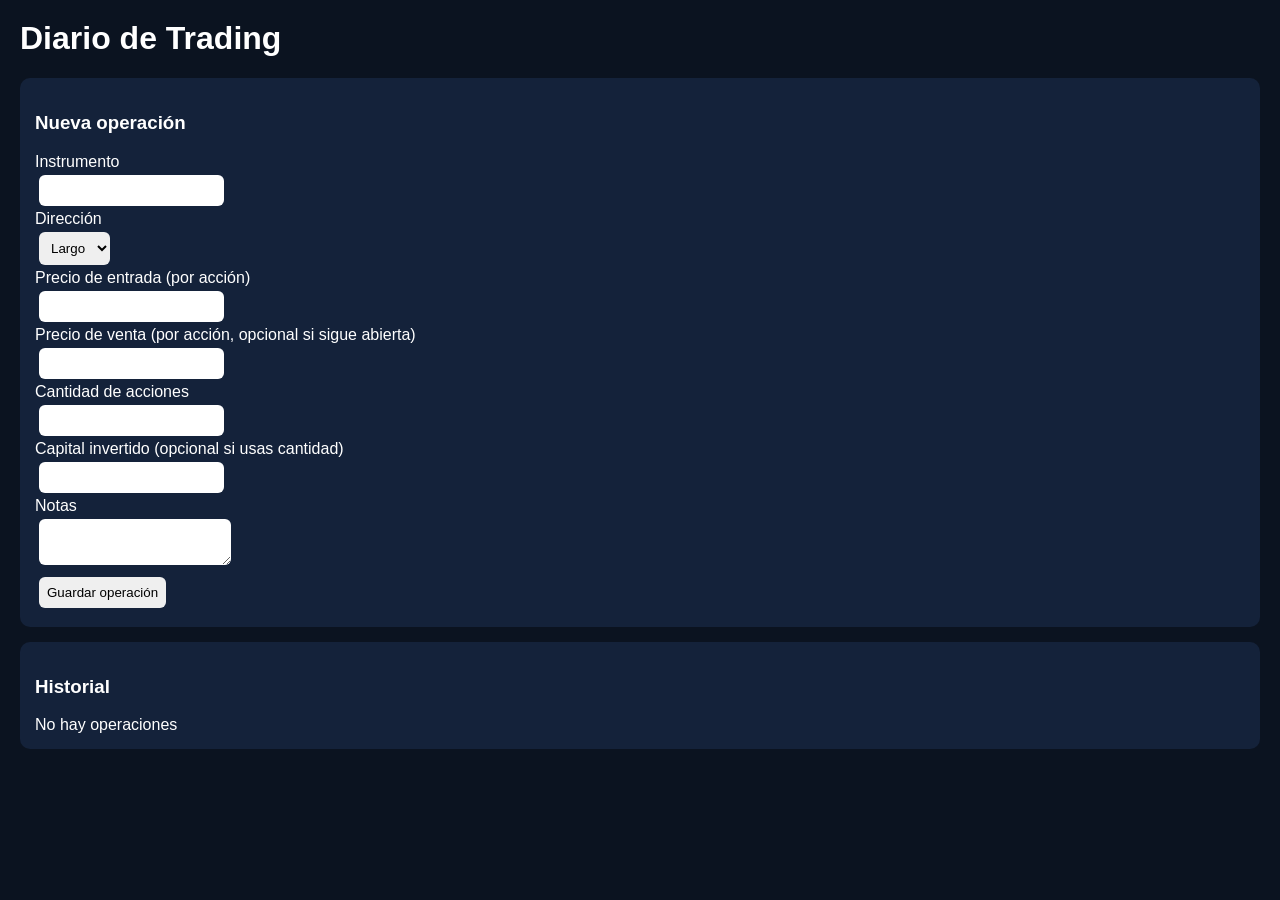
<file: index_trading_diary_mejorado.html>
<!DOCTYPE html>
<html lang="es">
<head>
<meta charset="UTF-8">
<meta name="viewport" content="width=device-width, initial-scale=1.0">
<title>Diario de Trading</title>
<style>
body{font-family:Arial,Helvetica,sans-serif;background:#0b1320;color:white;margin:0;padding:20px}
h1{margin-top:0}
input,select,textarea,button{padding:8px;margin:4px;border-radius:6px;border:none}
button{cursor:pointer}
.panel{background:#14223a;padding:15px;border-radius:10px;margin-bottom:15px}
.trade{background:#0f1a2f;padding:10px;border-radius:8px;margin-bottom:8px}
.trade button{margin-left:5px}
.link{color:#6fb3ff;text-decoration:underline;cursor:pointer}
</style>
</head>

<body>

<h1>Diario de Trading</h1>

<div class="panel">
<h3>Nueva operación</h3>

Instrumento<br>
<input id="instrumento"><br>

Dirección<br>
<select id="direccion">
<option>Largo</option>
<option>Corto</option>
</select><br>

Precio de entrada (por acción)<br>
<input id="entrada" type="number" step="0.0001"><br>

Precio de venta (por acción, opcional si sigue abierta)<br>
<input id="salida" type="number" step="0.0001"><br>

Cantidad de acciones<br>
<input id="cantidad" type="number" step="0.0001"><br>

Capital invertido (opcional si usas cantidad)<br>
<input id="capital" type="number" step="0.01"><br>

Notas<br>
<textarea id="notas"></textarea><br>

<button onclick="guardar()">Guardar operación</button>
</div>


<div class="panel">
<h3>Historial</h3>
<div id="historial"></div>
</div>


<script>

const KEY="trading_diary_v1"

let trades=JSON.parse(localStorage.getItem(KEY)||"[]")

function save(){
localStorage.setItem(KEY,JSON.stringify(trades))
render()
}

function guardar(){

let t={
id:Date.now(),
instrumento:document.getElementById("instrumento").value.toUpperCase(),
direccion:document.getElementById("direccion").value,
entrada:parseFloat(document.getElementById("entrada").value),
salida:parseFloat(document.getElementById("salida").value)||null,
cantidad:parseFloat(document.getElementById("cantidad").value)||null,
capital:parseFloat(document.getElementById("capital").value)||null,
notas:document.getElementById("notas").value
}

if(!t.instrumento||!t.entrada){
alert("Instrumento y precio de entrada son obligatorios")
return
}

if(!t.cantidad && t.capital){
t.cantidad=t.capital/t.entrada
}

trades.unshift(t)
save()
limpiar()
}

function limpiar(){
document.querySelectorAll("input,textarea").forEach(e=>e.value="")
}

function borrar(id){
if(confirm("¿Borrar operación?")){
trades=trades.filter(t=>t.id!=id)
save()
}
}

function cerrar(id){
let precio=prompt("Precio de venta por acción")
if(!precio)return

let t=trades.find(x=>x.id==id)
t.salida=parseFloat(precio)

save()
}

function editar(id){

let t=trades.find(x=>x.id==id)

let nuevaEntrada=prompt("Precio entrada",t.entrada)
if(nuevaEntrada) t.entrada=parseFloat(nuevaEntrada)

let nuevaCantidad=prompt("Cantidad",t.cantidad)
if(nuevaCantidad) t.cantidad=parseFloat(nuevaCantidad)

save()
}

function resultado(t){

if(!t.salida)return null

let qty=t.cantidad||0

if(t.direccion=="Largo")
return (t.salida-t.entrada)*qty
else
return (t.entrada-t.salida)*qty
}

function abrirInstrumento(sym){

let url="https://www.tradingview.com/symbols/"+sym+"/"
window.open(url,"_blank")

}

function render(){

let box=document.getElementById("historial")

if(!trades.length){
box.innerHTML="No hay operaciones"
return
}

box.innerHTML=trades.map(t=>{

let r=resultado(t)

return `
<div class="trade">

<b class="link" onclick="abrirInstrumento('${t.instrumento}')">
${t.instrumento}
</b>

${t.direccion} |
entrada ${t.entrada}

${t.salida?("| salida "+t.salida):"| abierta"}

| qty ${t.cantidad?.toFixed(2)||"-"}

${r!=null?("| resultado "+r.toFixed(2)):""}

<br>

<button onclick="cerrar(${t.id})">Cerrar</button>
<button onclick="editar(${t.id})">Editar</button>
<button onclick="borrar(${t.id})">Borrar</button>

</div>
`

}).join("")

}

render()

</script>

</body>
</html>
</file>
